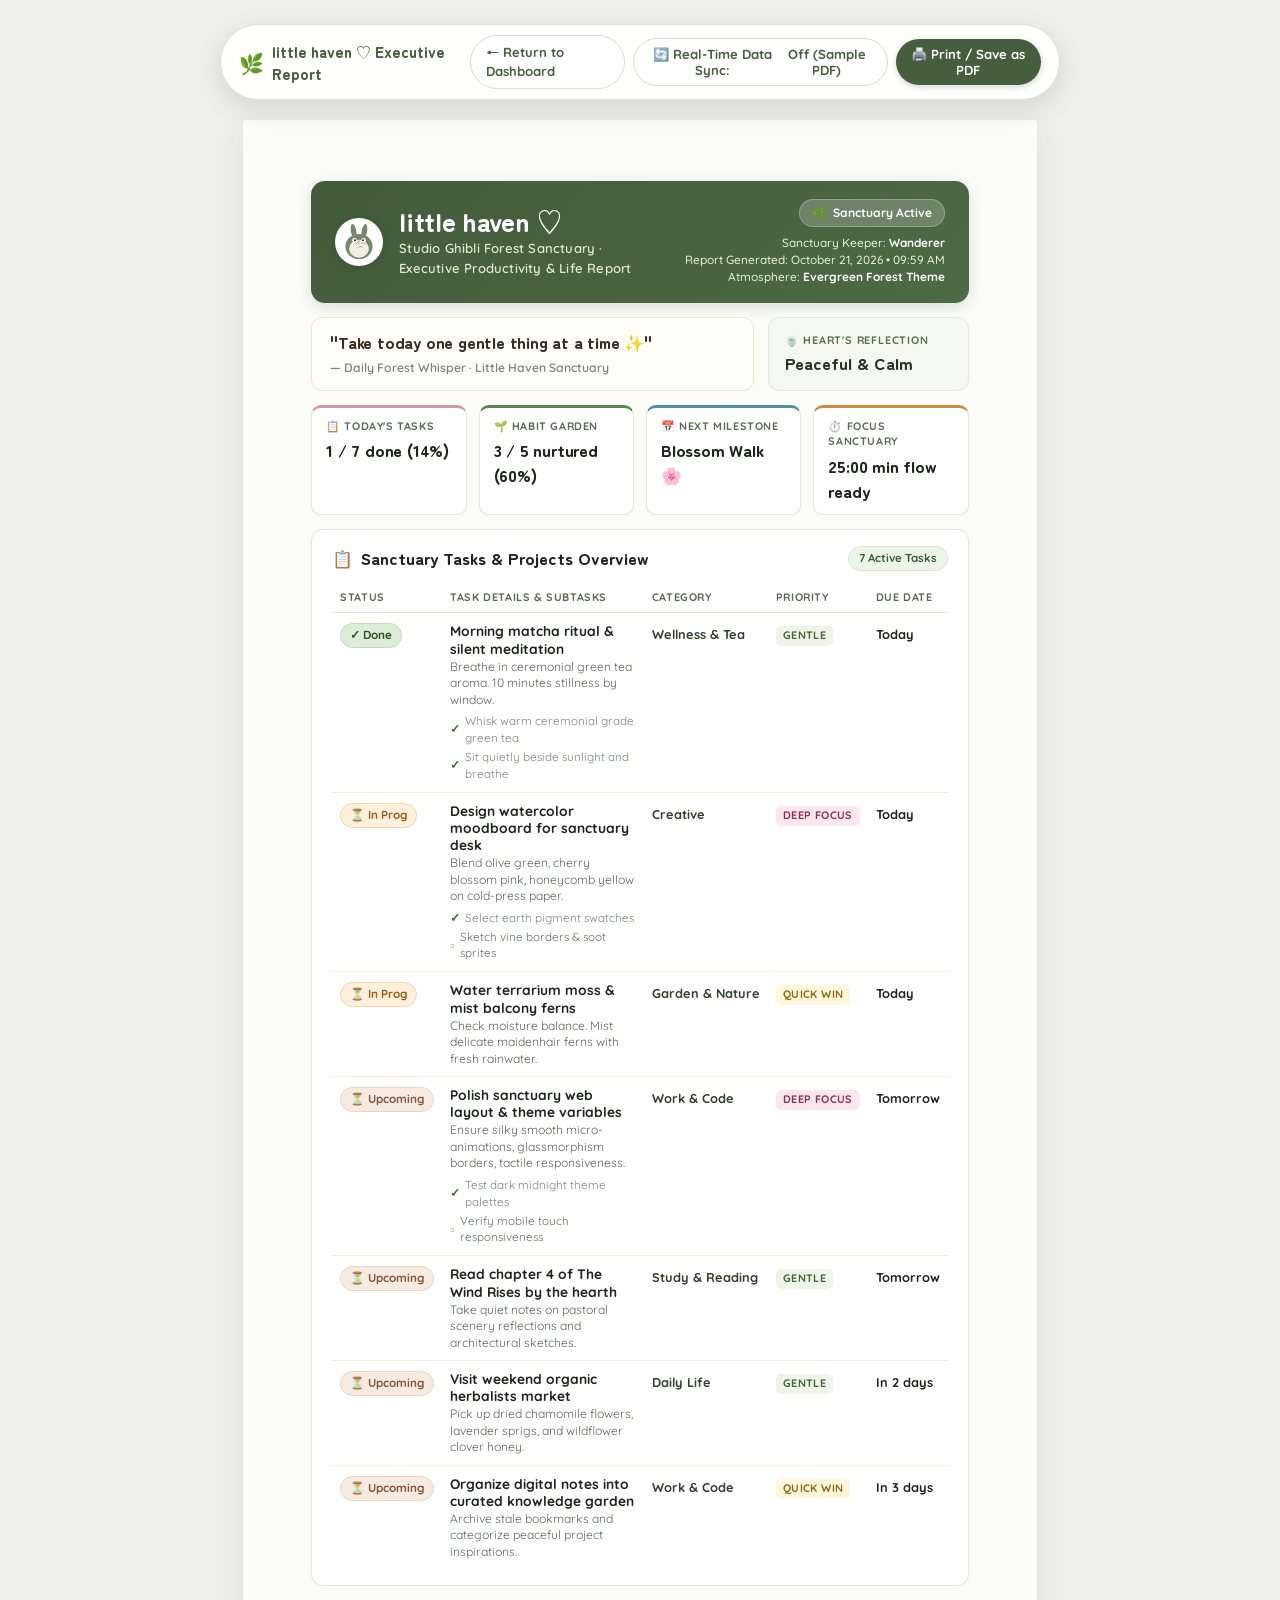
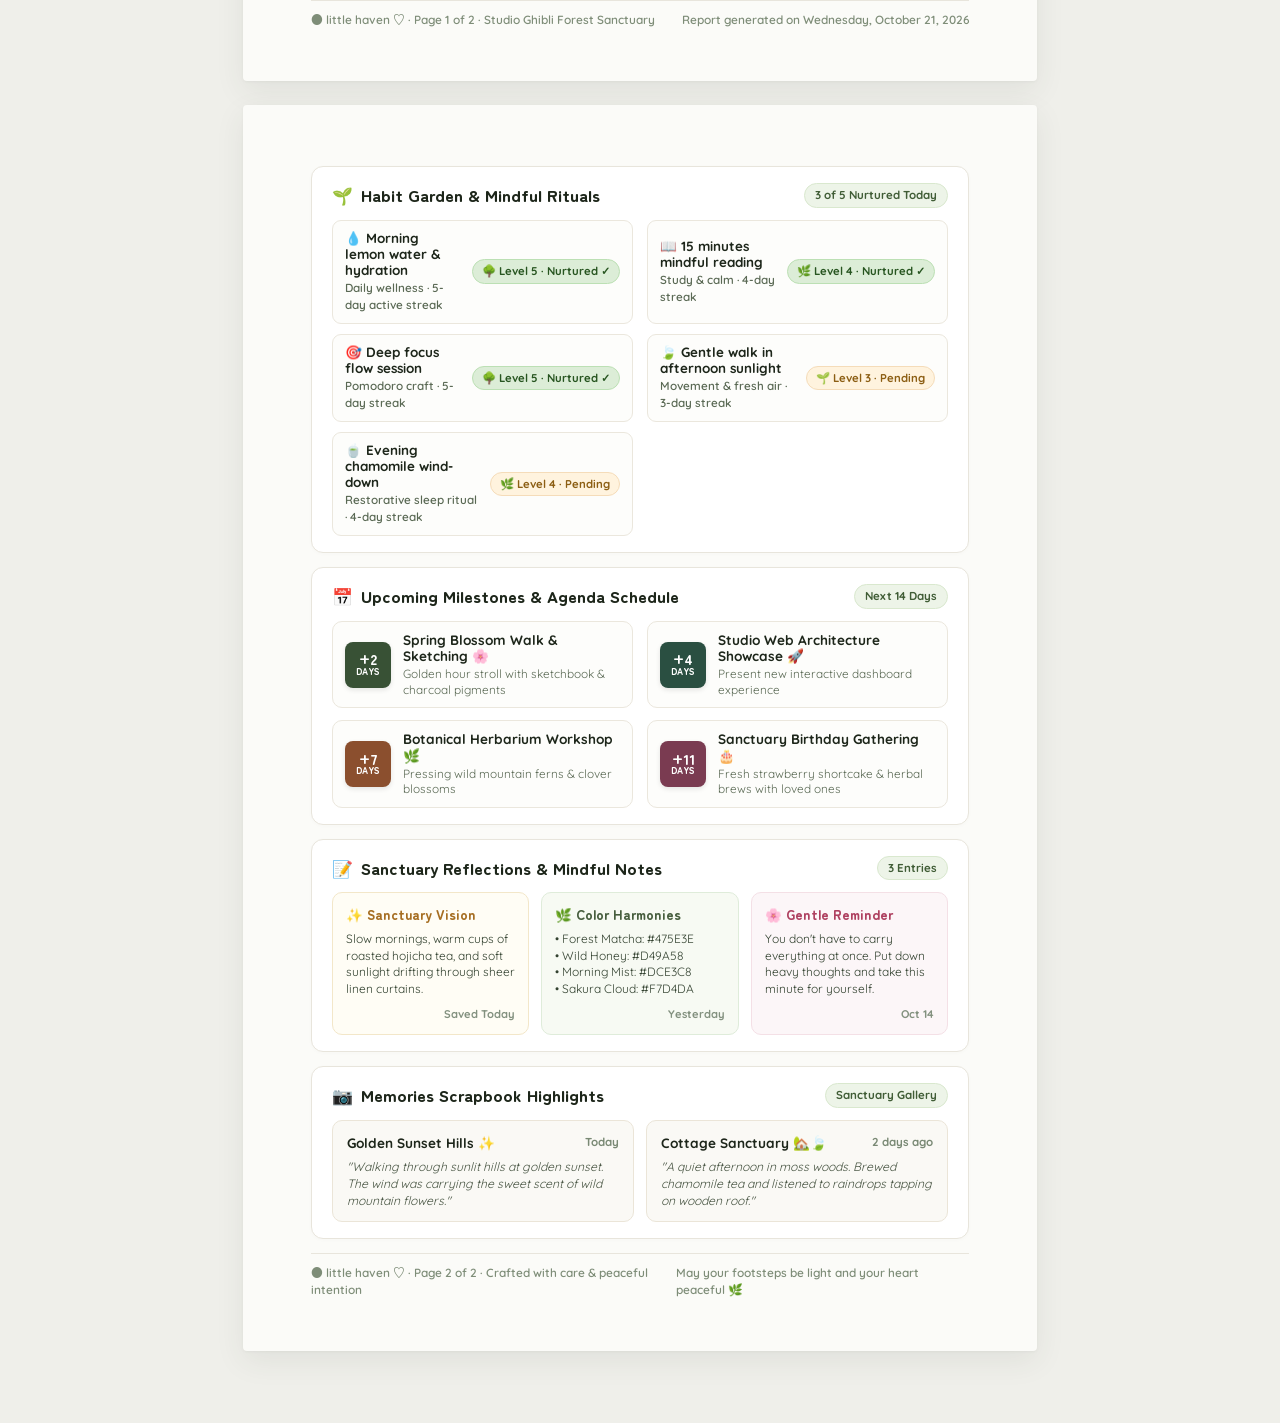
<file: report.html>
<!DOCTYPE html>
<html lang="en">
<head>
  <meta charset="UTF-8">
  <meta name="viewport" content="width=device-width, initial-scale=1.0">
  <title>little haven ♡ · Executive Productivity & Life Report</title>
  <meta name="description" content="Studio Ghibli Forest Sanctuary Executive Productivity & Life Report. An organized snapshot of sanctuary tasks, habits, milestones, reflections, and memories.">
  <link rel="icon" type="image/svg+xml" href="data:image/svg+xml,<svg xmlns='http://www.w3.org/2000/svg' viewBox='0 0 32 32'><circle cx='16' cy='16' r='14' fill='%23475E3E'/><path d='M16 6 C10 12 10 20 16 26 C22 20 22 12 16 6 Z' fill='%23DCE3C8'/></svg>">
  <link rel="stylesheet" href="css/report.css">
</head>
<body class="report-body">

  <!-- Floating Screen Toolbar (Hidden in Print) -->
  <aside class="report-screen-toolbar" aria-label="Report Action Toolbar">
    <div class="report-toolbar-brand">
      <span style="font-size:1.25rem;">🌿</span>
      <span>little haven ♡ Executive Report</span>
    </div>
    <div class="report-toolbar-actions">
      <a href="index.html" class="rep-btn rep-btn-outline" title="Return to Sanctuary Dashboard">
        ← Return to Dashboard
      </a>
      <button type="button" class="rep-btn rep-btn-outline" onclick="ReportApp.toggleLiveSync(this)" id="liveSyncToggleBtn" title="Sync with your real-time dashboard data">
        🔄 Real-Time Data Sync: <span id="syncStatus">Off (Sample PDF)</span>
      </button>
      <button type="button" class="rep-btn rep-btn-primary" onclick="window.print()" title="Print or Save PDF (A4 Layout)">
        🖨️ Print / Save as PDF
      </button>
    </div>
  </aside>

  <!-- ========================================================================
       PAGE 1 OF 2 — SANCTUARY OVERVIEW & ACTIVE TASKS
       ======================================================================== -->
  <article class="report-sheet" id="reportPage1">
    <div>
      <!-- Top Banner Header -->
      <header class="rep-header-banner">
        <div class="rep-header-left">
          <div class="rep-totoro-badge" title="Totoro Forest Spirit">
            <svg viewBox="0 0 80 84" width="36" height="38">
              <ellipse cx="28" cy="18" rx="6" ry="16" fill="#75876E" transform="rotate(-10 28 18)" />
              <ellipse cx="52" cy="18" rx="6" ry="16" fill="#75876E" transform="rotate(10 52 18)" />
              <ellipse cx="40" cy="52" rx="30" ry="28" fill="#75876E" />
              <ellipse cx="40" cy="57" rx="22" ry="20" fill="#F4EFE2" />
              <path d="M34 46 L37 43 L40 46 M46 46 L49 43 L52 46 M40 54 L43 51 L46 54" stroke="#75876E" stroke-width="2" stroke-linecap="round" fill="none" />
              <circle cx="30" cy="38" r="5" fill="#FFFFFF" />
              <circle cx="50" cy="38" r="5" fill="#FFFFFF" />
              <circle cx="31" cy="38" r="2.2" fill="#1C1F1A" />
              <circle cx="49" cy="38" r="2.2" fill="#1C1F1A" />
              <ellipse cx="40" cy="40" rx="2" ry="1" fill="#1C1F1A" />
            </svg>
          </div>
          <div>
            <h1 class="rep-header-title">little haven ♡</h1>
            <div class="rep-header-sub">Studio Ghibli Forest Sanctuary · Executive Productivity &amp; Life Report</div>
          </div>
        </div>

        <div class="rep-header-right">
          <div class="rep-active-pill">
            <span>🌿</span> Sanctuary Active
          </div>
          <div class="rep-header-meta">
            <div>Sanctuary Keeper: <strong id="repKeeperName">Wanderer</strong></div>
            <div>Report Generated: <span id="repGeneratedDate">October 21, 2026 • 09:59 AM</span></div>
            <div>Atmosphere: <strong>Evergreen Forest Theme</strong></div>
          </div>
        </div>
      </header>

      <!-- Forest Whisper Quote & Heart's Reflection -->
      <section class="rep-whisper-row">
        <div class="rep-quote-card">
          <div class="rep-quote-text" id="repQuoteText">"Take today one gentle thing at a time ✨"</div>
          <div class="rep-quote-attr">— Daily Forest Whisper · Little Haven Sanctuary</div>
        </div>
        <div class="rep-reflection-card">
          <div class="rep-reflection-label">🍵 HEART'S REFLECTION</div>
          <div class="rep-reflection-val" id="repHeartReflection">Peaceful &amp; Calm</div>
        </div>
      </section>

      <!-- 4 KPI Metrics Summary Strip -->
      <section class="rep-kpi-grid">
        <div class="rep-kpi-card rep-kpi-card-1">
          <div class="rep-kpi-label">📋 TODAY'S TASKS</div>
          <div class="rep-kpi-val" id="repKpiTasks">1 / 7 done (14%)</div>
        </div>
        <div class="rep-kpi-card rep-kpi-card-2">
          <div class="rep-kpi-label">🌱 HABIT GARDEN</div>
          <div class="rep-kpi-val" id="repKpiHabits">3 / 5 nurtured (60%)</div>
        </div>
        <div class="rep-kpi-card rep-kpi-card-3">
          <div class="rep-kpi-label">📅 NEXT MILESTONE</div>
          <div class="rep-kpi-val" id="repKpiMilestone">Blossom Walk 🌸</div>
        </div>
        <div class="rep-kpi-card rep-kpi-card-4">
          <div class="rep-kpi-label">⏱️ FOCUS SANCTUARY</div>
          <div class="rep-kpi-val" id="repKpiFocus">25:00 min flow ready</div>
        </div>
      </section>

      <!-- Sanctuary Tasks & Projects Overview Section -->
      <section class="rep-section-box">
        <div class="rep-section-header">
          <h2 class="rep-section-title">
            <span>📋</span> Sanctuary Tasks &amp; Projects Overview
          </h2>
          <span class="rep-badge-pill" id="repActiveTasksBadge">7 Active Tasks</span>
        </div>

        <table class="rep-tasks-table" aria-label="Sanctuary Tasks Overview">
          <thead>
            <tr>
              <th style="width: 12%;">STATUS</th>
              <th style="width: 44%;">TASK DETAILS &amp; SUBTASKS</th>
              <th style="width: 18%;">CATEGORY</th>
              <th style="width: 14%;">PRIORITY</th>
              <th style="width: 12%;">DUE DATE</th>
            </tr>
          </thead>
          <tbody id="repTasksTableBody">
            <!-- Row 1 -->
            <tr>
              <td>
                <span class="rep-status-pill done">✓ Done</span>
              </td>
              <td>
                <div class="rep-task-title">Morning matcha ritual &amp; silent meditation</div>
                <div class="rep-task-desc">Breathe in ceremonial green tea aroma. 10 minutes stillness by window.</div>
                <ul class="rep-subtasks-list">
                  <li class="rep-subtask-item checked">
                    <span class="rep-subtask-check">✓</span>
                    <span>Whisk warm ceremonial grade green tea</span>
                  </li>
                  <li class="rep-subtask-item checked">
                    <span class="rep-subtask-check">✓</span>
                    <span>Sit quietly beside sunlight and breathe</span>
                  </li>
                </ul>
              </td>
              <td>
                <span class="rep-category-text">Wellness &amp; Tea</span>
              </td>
              <td>
                <span class="rep-priority-pill gentle">GENTLE</span>
              </td>
              <td>
                <span class="rep-duedate-text">Today</span>
              </td>
            </tr>

            <!-- Row 2 -->
            <tr>
              <td>
                <span class="rep-status-pill in-prog">⏳ In Prog</span>
              </td>
              <td>
                <div class="rep-task-title">Design watercolor moodboard for sanctuary desk</div>
                <div class="rep-task-desc">Blend olive green, cherry blossom pink, honeycomb yellow on cold-press paper.</div>
                <ul class="rep-subtasks-list">
                  <li class="rep-subtask-item checked">
                    <span class="rep-subtask-check">✓</span>
                    <span>Select earth pigment swatches</span>
                  </li>
                  <li class="rep-subtask-item">
                    <span class="rep-subtask-square">▫</span>
                    <span>Sketch vine borders &amp; soot sprites</span>
                  </li>
                </ul>
              </td>
              <td>
                <span class="rep-category-text">Creative</span>
              </td>
              <td>
                <span class="rep-priority-pill deep-focus">DEEP FOCUS</span>
              </td>
              <td>
                <span class="rep-duedate-text">Today</span>
              </td>
            </tr>

            <!-- Row 3 -->
            <tr>
              <td>
                <span class="rep-status-pill in-prog">⏳ In Prog</span>
              </td>
              <td>
                <div class="rep-task-title">Water terrarium moss &amp; mist balcony ferns</div>
                <div class="rep-task-desc">Check moisture balance. Mist delicate maidenhair ferns with fresh rainwater.</div>
              </td>
              <td>
                <span class="rep-category-text">Garden &amp; Nature</span>
              </td>
              <td>
                <span class="rep-priority-pill quick-win">QUICK WIN</span>
              </td>
              <td>
                <span class="rep-duedate-text">Today</span>
              </td>
            </tr>

            <!-- Row 4 -->
            <tr>
              <td>
                <span class="rep-status-pill upcoming">⏳ Upcoming</span>
              </td>
              <td>
                <div class="rep-task-title">Polish sanctuary web layout &amp; theme variables</div>
                <div class="rep-task-desc">Ensure silky smooth micro-animations, glassmorphism borders, tactile responsiveness.</div>
                <ul class="rep-subtasks-list">
                  <li class="rep-subtask-item checked">
                    <span class="rep-subtask-check">✓</span>
                    <span>Test dark midnight theme palettes</span>
                  </li>
                  <li class="rep-subtask-item">
                    <span class="rep-subtask-square">▫</span>
                    <span>Verify mobile touch responsiveness</span>
                  </li>
                </ul>
              </td>
              <td>
                <span class="rep-category-text">Work &amp; Code</span>
              </td>
              <td>
                <span class="rep-priority-pill deep-focus">DEEP FOCUS</span>
              </td>
              <td>
                <span class="rep-duedate-text">Tomorrow</span>
              </td>
            </tr>

            <!-- Row 5 -->
            <tr>
              <td>
                <span class="rep-status-pill upcoming">⏳ Upcoming</span>
              </td>
              <td>
                <div class="rep-task-title">Read chapter 4 of The Wind Rises by the hearth</div>
                <div class="rep-task-desc">Take quiet notes on pastoral scenery reflections and architectural sketches.</div>
              </td>
              <td>
                <span class="rep-category-text">Study &amp; Reading</span>
              </td>
              <td>
                <span class="rep-priority-pill gentle">GENTLE</span>
              </td>
              <td>
                <span class="rep-duedate-text">Tomorrow</span>
              </td>
            </tr>

            <!-- Row 6 -->
            <tr>
              <td>
                <span class="rep-status-pill upcoming">⏳ Upcoming</span>
              </td>
              <td>
                <div class="rep-task-title">Visit weekend organic herbalists market</div>
                <div class="rep-task-desc">Pick up dried chamomile flowers, lavender sprigs, and wildflower clover honey.</div>
              </td>
              <td>
                <span class="rep-category-text">Daily Life</span>
              </td>
              <td>
                <span class="rep-priority-pill gentle">GENTLE</span>
              </td>
              <td>
                <span class="rep-duedate-text">In 2 days</span>
              </td>
            </tr>

            <!-- Row 7 -->
            <tr>
              <td>
                <span class="rep-status-pill upcoming">⏳ Upcoming</span>
              </td>
              <td>
                <div class="rep-task-title">Organize digital notes into curated knowledge garden</div>
                <div class="rep-task-desc">Archive stale bookmarks and categorize peaceful project inspirations.</div>
              </td>
              <td>
                <span class="rep-category-text">Work &amp; Code</span>
              </td>
              <td>
                <span class="rep-priority-pill quick-win">QUICK WIN</span>
              </td>
              <td>
                <span class="rep-duedate-text">In 3 days</span>
              </td>
            </tr>
          </tbody>
        </table>
      </section>
    </div>

    <!-- Page 1 Footer -->
    <footer class="rep-sheet-footer">
      <div>● little haven ♡ · Page 1 of 2 · Studio Ghibli Forest Sanctuary</div>
      <div>Report generated on Wednesday, October 21, 2026</div>
    </footer>
  </article>

  <!-- ========================================================================
       PAGE 2 OF 2 — HABIT GARDEN, MILESTONES, REFLECTIONS & MEMORIES
       ======================================================================== -->
  <article class="report-sheet" id="reportPage2">
    <div>
      <!-- Section 1: Habit Garden & Mindful Rituals -->
      <section class="rep-section-box">
        <div class="rep-section-header">
          <h2 class="rep-section-title">
            <span>🌱</span> Habit Garden &amp; Mindful Rituals
          </h2>
          <span class="rep-badge-pill" id="repHabitsBadge">3 of 5 Nurtured Today</span>
        </div>

        <div class="rep-habits-grid" id="repHabitsContainer">
          <!-- Habit 1 -->
          <div class="rep-habit-item">
            <div>
              <div class="rep-habit-title">💧 Morning lemon water &amp; hydration</div>
              <div class="rep-habit-streak">Daily wellness · 5-day active streak</div>
            </div>
            <span class="rep-habit-badge nurtured">🌳 Level 5 · Nurtured ✓</span>
          </div>

          <!-- Habit 2 -->
          <div class="rep-habit-item">
            <div>
              <div class="rep-habit-title">📖 15 minutes mindful reading</div>
              <div class="rep-habit-streak">Study &amp; calm · 4-day streak</div>
            </div>
            <span class="rep-habit-badge nurtured">🌿 Level 4 · Nurtured ✓</span>
          </div>

          <!-- Habit 3 -->
          <div class="rep-habit-item">
            <div>
              <div class="rep-habit-title">🎯 Deep focus flow session</div>
              <div class="rep-habit-streak">Pomodoro craft · 5-day streak</div>
            </div>
            <span class="rep-habit-badge nurtured">🌳 Level 5 · Nurtured ✓</span>
          </div>

          <!-- Habit 4 -->
          <div class="rep-habit-item">
            <div>
              <div class="rep-habit-title">🍃 Gentle walk in afternoon sunlight</div>
              <div class="rep-habit-streak">Movement &amp; fresh air · 3-day streak</div>
            </div>
            <span class="rep-habit-badge pending">🌱 Level 3 · Pending</span>
          </div>

          <!-- Habit 5 -->
          <div class="rep-habit-item">
            <div>
              <div class="rep-habit-title">🍵 Evening chamomile wind-down</div>
              <div class="rep-habit-streak">Restorative sleep ritual · 4-day streak</div>
            </div>
            <span class="rep-habit-badge pending">🌿 Level 4 · Pending</span>
          </div>
        </div>
      </section>

      <!-- Section 2: Upcoming Milestones & Agenda Schedule -->
      <section class="rep-section-box">
        <div class="rep-section-header">
          <h2 class="rep-section-title">
            <span>📅</span> Upcoming Milestones &amp; Agenda Schedule
          </h2>
          <span class="rep-badge-pill">Next 14 Days</span>
        </div>

        <div class="rep-milestones-grid" id="repMilestonesContainer">
          <!-- Milestone 1 -->
          <div class="rep-milestone-card">
            <div class="rep-days-block d2">
              +2
              <span>DAYS</span>
            </div>
            <div>
              <div class="rep-milestone-title">Spring Blossom Walk &amp; Sketching 🌸</div>
              <div class="rep-milestone-desc">Golden hour stroll with sketchbook &amp; charcoal pigments</div>
            </div>
          </div>

          <!-- Milestone 2 -->
          <div class="rep-milestone-card">
            <div class="rep-days-block d4">
              +4
              <span>DAYS</span>
            </div>
            <div>
              <div class="rep-milestone-title">Studio Web Architecture Showcase 🚀</div>
              <div class="rep-milestone-desc">Present new interactive dashboard experience</div>
            </div>
          </div>

          <!-- Milestone 3 -->
          <div class="rep-milestone-card">
            <div class="rep-days-block d7">
              +7
              <span>DAYS</span>
            </div>
            <div>
              <div class="rep-milestone-title">Botanical Herbarium Workshop 🌿</div>
              <div class="rep-milestone-desc">Pressing wild mountain ferns &amp; clover blossoms</div>
            </div>
          </div>

          <!-- Milestone 4 -->
          <div class="rep-milestone-card">
            <div class="rep-days-block d11">
              +11
              <span>DAYS</span>
            </div>
            <div>
              <div class="rep-milestone-title">Sanctuary Birthday Gathering 🎂</div>
              <div class="rep-milestone-desc">Fresh strawberry shortcake &amp; herbal brews with loved ones</div>
            </div>
          </div>
        </div>
      </section>

      <!-- Section 3: Sanctuary Reflections & Mindful Notes -->
      <section class="rep-section-box">
        <div class="rep-section-header">
          <h2 class="rep-section-title">
            <span>📝</span> Sanctuary Reflections &amp; Mindful Notes
          </h2>
          <span class="rep-badge-pill">3 Entries</span>
        </div>

        <div class="rep-notes-grid" id="repNotesContainer">
          <!-- Note 1 -->
          <div class="rep-note-card amber">
            <div>
              <div class="rep-note-title">✨ Sanctuary Vision</div>
              <div class="rep-note-body">Slow mornings, warm cups of roasted hojicha tea, and soft sunlight drifting through sheer linen curtains.</div>
            </div>
            <div class="rep-note-footer">Saved Today</div>
          </div>

          <!-- Note 2 -->
          <div class="rep-note-card matcha">
            <div>
              <div class="rep-note-title">🌿 Color Harmonies</div>
              <div class="rep-note-body">• Forest Matcha: #475E3E
• Wild Honey: #D49A58
• Morning Mist: #DCE3C8
• Sakura Cloud: #F7D4DA</div>
            </div>
            <div class="rep-note-footer">Yesterday</div>
          </div>

          <!-- Note 3 -->
          <div class="rep-note-card rose">
            <div>
              <div class="rep-note-title">🌸 Gentle Reminder</div>
              <div class="rep-note-body">You don't have to carry everything at once. Put down heavy thoughts and take this minute for yourself.</div>
            </div>
            <div class="rep-note-footer">Oct 14</div>
          </div>
        </div>
      </section>

      <!-- Section 4: Memories Scrapbook Highlights -->
      <section class="rep-section-box">
        <div class="rep-section-header">
          <h2 class="rep-section-title">
            <span>📷</span> Memories Scrapbook Highlights
          </h2>
          <span class="rep-badge-pill">Sanctuary Gallery</span>
        </div>

        <div class="rep-memories-grid" id="repMemoriesContainer">
          <!-- Memory 1 -->
          <div class="rep-memory-card">
            <div class="rep-memory-header">
              <div class="rep-memory-title">Golden Sunset Hills ✨</div>
              <span class="rep-memory-date">Today</span>
            </div>
            <div class="rep-memory-quote">
              "Walking through sunlit hills at golden sunset. The wind was carrying the sweet scent of wild mountain flowers."
            </div>
          </div>

          <!-- Memory 2 -->
          <div class="rep-memory-card">
            <div class="rep-memory-header">
              <div class="rep-memory-title">Cottage Sanctuary 🏡🍃</div>
              <span class="rep-memory-date">2 days ago</span>
            </div>
            <div class="rep-memory-quote">
              "A quiet afternoon in moss woods. Brewed chamomile tea and listened to raindrops tapping on wooden roof."
            </div>
          </div>
        </div>
      </section>
    </div>

    <!-- Page 2 Footer -->
    <footer class="rep-sheet-footer">
      <div>● little haven ♡ · Page 2 of 2 · Crafted with care &amp; peaceful intention</div>
      <div>May your footsteps be light and your heart peaceful 🌿</div>
    </footer>
  </article>

  <!-- Script for Dynamic Sync with Dashboard LocalStorage -->
  <script src="js/data.js"></script>
  <script>
    const ReportApp = {
      isSyncing: false,

      init() {
        // Automatically check if user is logged in to personalize keeper name
        try {
          const authUser = HavenStorage.getAuthUser();
          if (authUser && authUser.name) {
            document.getElementById('repKeeperName').textContent = authUser.name;
          }
        } catch (e) {}
      },

      toggleLiveSync(btn) {
        this.isSyncing = !this.isSyncing;
        const statusEl = document.getElementById('syncStatus');
        if (this.isSyncing) {
          statusEl.textContent = 'Active (Live Dashboard)';
          statusEl.style.color = '#386B2E';
          statusEl.style.fontWeight = '800';
          this.applyLiveDashboardData();
        } else {
          statusEl.textContent = 'Off (Sample PDF)';
          statusEl.style.color = 'inherit';
          statusEl.style.fontWeight = 'normal';
          window.location.reload();
        }
      },

      applyLiveDashboardData() {
        try {
          const tasks = HavenStorage.getTasks();
          const habits = HavenStorage.getHabits();
          const milestones = HavenStorage.getMilestones();
          const notes = HavenStorage.getNotes();
          const memories = HavenStorage.getMemories();
          const mood = HavenStorage.getMood();
          const authUser = HavenStorage.getAuthUser();

          if (authUser && authUser.name) {
            document.getElementById('repKeeperName').textContent = authUser.name;
          }

          if (mood) {
            document.getElementById('repHeartReflection').textContent = mood.charAt(0).toUpperCase() + mood.slice(1);
          }

          // KPI Updates
          const totalTasks = tasks.length;
          const doneTasks = tasks.filter(t => t.completed).length;
          const taskPct = totalTasks > 0 ? Math.round((doneTasks / totalTasks) * 100) : 0;
          document.getElementById('repKpiTasks').textContent = `${doneTasks} / ${totalTasks} done (${taskPct}%)`;

          const totalHabits = habits.length;
          const nurturedHabits = habits.filter(h => h.nurtured).length;
          const habitPct = totalHabits > 0 ? Math.round((nurturedHabits / totalHabits) * 100) : 0;
          document.getElementById('repKpiHabits').textContent = `${nurturedHabits} / ${totalHabits} nurtured (${habitPct}%)`;
          document.getElementById('repHabitsBadge').textContent = `${nurturedHabits} of ${totalHabits} Nurtured Today`;

          if (milestones.length > 0) {
            document.getElementById('repKpiMilestone').textContent = milestones[0].title;
          }

          document.getElementById('repActiveTasksBadge').textContent = `${totalTasks} Active Tasks`;

        } catch (err) {
          console.error('Failed to sync live data:', err);
        }
      }
    };

    document.addEventListener('DOMContentLoaded', () => {
      ReportApp.init();
    });
  </script>
</body>
</html>
</file>
<file: css/report.css>
/* ==========================================================================
   little haven ♡ — Executive Productivity & Life Report Stylesheet
   Studio Ghibli Forest Sanctuary (A4 Printable & Screen Responsive)
   ========================================================================== */

@import url('https://fonts.googleapis.com/css2?family=Caveat:wght@500;600;700&family=Quicksand:wght@500;600;700&family=Zen+Maru+Gothic:wght@500;700;900&display=swap');

:root {
  --font-heading: 'Zen Maru Gothic', 'Quicksand', -apple-system, sans-serif;
  --font-body: 'Quicksand', 'Zen Maru Gothic', -apple-system, sans-serif;
  --font-hand: 'Caveat', cursive;

  /* Theme Forest Palette */
  --rep-forest-dark: #465E3E;
  --rep-forest-deeper: #364B2F;
  --rep-forest-banner: linear-gradient(135deg, #435B3B 0%, #4D6945 100%);
  --rep-matcha-light: #DFE8D5;
  --rep-cream-bg: #FBFBF8;
  --rep-card-bg: #FFFFFF;
  --rep-border: #E8E5DC;
  --rep-border-light: #F0EDE5;

  /* Typography Colors */
  --rep-text-main: #1D261A;
  --rep-text-muted: #5A6954;
  --rep-text-faint: #7E8D78;

  /* Status and Priority Pill Colors */
  --rep-pill-done-bg: #DCEDD7;
  --rep-pill-done-text: #275520;
  --rep-pill-done-border: #BCE0B4;

  --rep-pill-prog-bg: #FEF0DC;
  --rep-pill-prog-text: #9B5C14;
  --rep-pill-prog-border: #F7D5A7;

  --rep-pill-up-bg: #F6EAE1;
  --rep-pill-up-text: #855639;
  --rep-pill-up-border: #EDD4C2;

  --rep-prio-gentle-bg: #EEF5E8;
  --rep-prio-gentle-text: #456337;

  --rep-prio-deep-bg: #FCE8EC;
  --rep-prio-deep-text: #8A314A;

  --rep-prio-quick-bg: #FFF7DC;
  --rep-prio-quick-text: #8D6816;
}

/* Page Reset & Base Setup */
*, *::before, *::after {
  box-sizing: border-box;
  margin: 0;
  padding: 0;
}

body.report-body {
  font-family: var(--font-body);
  background-color: #EFEFEA;
  color: var(--rep-text-main);
  line-height: 1.45;
  -webkit-font-smoothing: antialiased;
  padding: 24px 0 48px;
}

/* Floating Control Toolbar (Hidden when printing) */
.report-screen-toolbar {
  position: sticky;
  top: 14px;
  z-index: 999;
  max-width: 840px;
  margin: 0 auto 20px;
  padding: 10px 18px;
  background: rgba(255, 255, 255, 0.95);
  backdrop-filter: blur(12px);
  border: 1px solid rgba(70, 94, 62, 0.2);
  border-radius: 999px;
  box-shadow: 0 8px 24px rgba(40, 50, 35, 0.12);
  display: flex;
  align-items: center;
  justify-content: space-between;
  gap: 12px;
}

.report-toolbar-brand {
  display: flex;
  align-items: center;
  gap: 8px;
  font-family: var(--font-heading);
  font-weight: 800;
  font-size: 0.95rem;
  color: var(--rep-forest-dark);
}

.report-toolbar-actions {
  display: flex;
  align-items: center;
  gap: 8px;
}

.rep-btn {
  font-family: var(--font-body);
  font-weight: 700;
  font-size: 0.82rem;
  padding: 7px 15px;
  border-radius: 999px;
  border: none;
  cursor: pointer;
  text-decoration: none;
  display: inline-flex;
  align-items: center;
  gap: 6px;
  transition: all 0.18s ease;
}

.rep-btn-primary {
  background: var(--rep-forest-dark);
  color: #FFFFFF;
  box-shadow: 0 2px 6px rgba(70, 94, 62, 0.25);
}

.rep-btn-primary:hover {
  background: var(--rep-forest-deeper);
  transform: translateY(-1px);
}

.rep-btn-outline {
  background: #FFFFFF;
  color: var(--rep-forest-dark);
  border: 1px solid #D5DEC8;
}

.rep-btn-outline:hover {
  background: #F4F7EE;
}

/* The A4 Sheet Containers */
.report-sheet {
  width: 210mm;
  min-height: 297mm;
  margin: 0 auto 24px;
  padding: 16mm 18mm 14mm;
  background: var(--rep-cream-bg);
  box-shadow: 0 10px 30px rgba(50, 60, 45, 0.08), 0 1px 3px rgba(0, 0, 0, 0.04);
  border-radius: 4px;
  display: flex;
  flex-direction: column;
  justify-content: space-between;
  box-sizing: border-box;
}

/* ==========================================================================
   PAGE 1 ELEMENTS
   ========================================================================== */

/* Main Header Card */
.rep-header-banner {
  background: var(--rep-forest-banner);
  border-radius: 14px;
  padding: 18px 24px;
  color: #FFFFFF;
  display: flex;
  align-items: center;
  justify-content: space-between;
  gap: 20px;
  margin-bottom: 14px;
  box-shadow: 0 4px 14px rgba(45, 65, 40, 0.15);
}

.rep-header-left {
  display: flex;
  align-items: center;
  gap: 16px;
}

.rep-totoro-badge {
  width: 48px;
  height: 48px;
  background: #FFFFFF;
  border-radius: 50%;
  display: flex;
  align-items: center;
  justify-content: center;
  box-shadow: 0 2px 8px rgba(0, 0, 0, 0.12);
  flex-shrink: 0;
}

.rep-header-title {
  font-family: var(--font-heading);
  font-size: 1.65rem;
  font-weight: 800;
  line-height: 1.1;
  letter-spacing: -0.3px;
  margin-bottom: 4px;
}

.rep-header-sub {
  font-size: 0.82rem;
  color: var(--rep-matcha-light);
  font-weight: 600;
  letter-spacing: 0.2px;
}

.rep-header-right {
  text-align: right;
  flex-shrink: 0;
}

.rep-active-pill {
  display: inline-flex;
  align-items: center;
  gap: 6px;
  background: rgba(255, 255, 255, 0.2);
  backdrop-filter: blur(4px);
  color: #FFFFFF;
  font-size: 0.75rem;
  font-weight: 700;
  padding: 4px 12px;
  border-radius: 999px;
  margin-bottom: 8px;
  border: 1px solid rgba(255, 255, 255, 0.25);
}

.rep-header-meta {
  font-size: 0.74rem;
  color: #E8F0E2;
  line-height: 1.45;
  font-weight: 500;
}

.rep-header-meta strong {
  color: #FFFFFF;
  font-weight: 700;
}

/* Quote & Heart's Reflection Row */
.rep-whisper-row {
  display: grid;
  grid-template-columns: 2.2fr 1fr;
  gap: 14px;
  margin-bottom: 14px;
}

.rep-quote-card {
  background: #FFFDF7;
  border: 1px solid #F3E6C8;
  border-radius: 11px;
  padding: 13px 18px;
  display: flex;
  flex-direction: column;
  justify-content: center;
}

.rep-quote-text {
  font-family: var(--font-heading);
  font-size: 1.02rem;
  font-weight: 800;
  color: #382E20;
  margin-bottom: 4px;
  letter-spacing: -0.2px;
}

.rep-quote-attr {
  font-size: 0.76rem;
  color: #798674;
  font-weight: 600;
}

.rep-reflection-card {
  background: #F4F8F0;
  border: 1px solid #DFEADB;
  border-radius: 11px;
  padding: 13px 16px;
  display: flex;
  flex-direction: column;
  justify-content: center;
}

.rep-reflection-label {
  font-size: 0.68rem;
  font-weight: 800;
  color: #557245;
  letter-spacing: 0.8px;
  text-transform: uppercase;
  margin-bottom: 3px;
  display: flex;
  align-items: center;
  gap: 5px;
}

.rep-reflection-val {
  font-family: var(--font-heading);
  font-size: 1.05rem;
  font-weight: 800;
  color: #24351D;
}

/* 4 KPI Cards Grid */
.rep-kpi-grid {
  display: grid;
  grid-template-columns: repeat(4, 1fr);
  gap: 12px;
  margin-bottom: 14px;
}

.rep-kpi-card {
  background: var(--rep-card-bg);
  border: 1px solid var(--rep-border);
  border-top-width: 3px;
  border-radius: 10px;
  padding: 11px 14px;
  box-shadow: 0 1px 4px rgba(0, 0, 0, 0.02);
}

.rep-kpi-card-1 { border-top-color: #D3999B; }
.rep-kpi-card-2 { border-top-color: #55874E; }
.rep-kpi-card-3 { border-top-color: #528FA2; }
.rep-kpi-card-4 { border-top-color: #CB8D3F; }

.rep-kpi-label {
  font-size: 0.68rem;
  font-weight: 800;
  color: var(--rep-text-muted);
  letter-spacing: 0.6px;
  text-transform: uppercase;
  margin-bottom: 4px;
  display: flex;
  align-items: center;
  gap: 5px;
}

.rep-kpi-val {
  font-family: var(--font-heading);
  font-size: 1.05rem;
  font-weight: 800;
  color: var(--rep-text-main);
  letter-spacing: -0.2px;
}

/* Section Box Containers */
.rep-section-box {
  background: var(--rep-card-bg);
  border: 1px solid var(--rep-border);
  border-radius: 12px;
  padding: 16px 20px;
  margin-bottom: 14px;
  box-shadow: 0 1px 4px rgba(0, 0, 0, 0.02);
}

.rep-section-header {
  display: flex;
  align-items: center;
  justify-content: space-between;
  margin-bottom: 12px;
}

.rep-section-title {
  font-family: var(--font-heading);
  font-size: 1.05rem;
  font-weight: 800;
  color: var(--rep-text-main);
  display: flex;
  align-items: center;
  gap: 8px;
}

.rep-badge-pill {
  font-size: 0.72rem;
  font-weight: 800;
  padding: 3px 10px;
  border-radius: 999px;
  background: #EDF4E8;
  color: #405D36;
  border: 1px solid #D9E8CE;
}

/* Tasks Table */
.rep-tasks-table {
  width: 100%;
  border-collapse: collapse;
}

.rep-tasks-table th {
  text-align: left;
  font-size: 0.68rem;
  font-weight: 800;
  color: var(--rep-text-muted);
  letter-spacing: 0.6px;
  text-transform: uppercase;
  padding: 7px 8px;
  border-bottom: 1px solid var(--rep-border);
}

.rep-tasks-table td {
  padding: 9px 8px;
  border-bottom: 1px solid var(--rep-border-light);
  vertical-align: top;
}

.rep-tasks-table tr:last-child td {
  border-bottom: none;
}

/* Table Pill Styles */
.rep-status-pill {
  display: inline-flex;
  align-items: center;
  gap: 4px;
  font-size: 0.73rem;
  font-weight: 800;
  padding: 3px 9px;
  border-radius: 999px;
  white-space: nowrap;
}

.rep-status-pill.done {
  background: var(--rep-pill-done-bg);
  color: var(--rep-pill-done-text);
  border: 1px solid var(--rep-pill-done-border);
}

.rep-status-pill.in-prog {
  background: var(--rep-pill-prog-bg);
  color: var(--rep-pill-prog-text);
  border: 1px solid var(--rep-pill-prog-border);
}

.rep-status-pill.upcoming {
  background: var(--rep-pill-up-bg);
  color: var(--rep-pill-up-text);
  border: 1px solid var(--rep-pill-up-border);
}

.rep-priority-pill {
  display: inline-block;
  font-size: 0.68rem;
  font-weight: 800;
  padding: 2px 7px;
  border-radius: 5px;
  letter-spacing: 0.4px;
  text-transform: uppercase;
  white-space: nowrap;
}

.rep-priority-pill.gentle {
  background: var(--rep-prio-gentle-bg);
  color: var(--rep-prio-gentle-text);
}

.rep-priority-pill.deep-focus {
  background: var(--rep-prio-deep-bg);
  color: var(--rep-prio-deep-text);
}

.rep-priority-pill.quick-win {
  background: var(--rep-prio-quick-bg);
  color: var(--rep-prio-quick-text);
}

.rep-task-title {
  font-size: 0.86rem;
  font-weight: 800;
  color: var(--rep-text-main);
  line-height: 1.25;
}

.rep-task-desc {
  font-size: 0.76rem;
  color: var(--rep-text-muted);
  line-height: 1.35;
  margin-top: 2px;
}

.rep-subtasks-list {
  list-style: none;
  margin-top: 5px;
  display: flex;
  flex-direction: column;
  gap: 2px;
}

.rep-subtask-item {
  font-size: 0.73rem;
  color: #63715E;
  display: flex;
  align-items: center;
  gap: 5px;
}

.rep-subtask-item.checked {
  color: #798774;
}

.rep-subtask-check {
  color: #386B2E;
  font-weight: 800;
}

.rep-subtask-square {
  color: #92A08D;
  font-size: 0.8rem;
}

.rep-category-text {
  font-size: 0.8rem;
  font-weight: 700;
  color: #32402D;
  white-space: nowrap;
}

.rep-duedate-text {
  font-size: 0.8rem;
  font-weight: 800;
  color: var(--rep-text-main);
  white-space: nowrap;
}

/* Footers */
.rep-sheet-footer {
  margin-top: auto;
  padding-top: 10px;
  border-top: 1px solid var(--rep-border);
  display: flex;
  align-items: center;
  justify-content: space-between;
  font-size: 0.74rem;
  color: var(--rep-text-faint);
  font-weight: 600;
}

/* ==========================================================================
   PAGE 2 ELEMENTS
   ========================================================================== */

/* Habits List (2 Columns) */
.rep-habits-grid {
  display: grid;
  grid-template-columns: 1fr 1fr;
  gap: 10px 14px;
}

.rep-habit-item {
  background: #FDFDFB;
  border: 1px solid #EBE7DD;
  border-radius: 9px;
  padding: 9px 12px;
  display: flex;
  align-items: center;
  justify-content: space-between;
  gap: 10px;
}

.rep-habit-title {
  font-size: 0.84rem;
  font-weight: 800;
  color: var(--rep-text-main);
  line-height: 1.2;
}

.rep-habit-streak {
  font-size: 0.73rem;
  color: var(--rep-text-muted);
  margin-top: 2px;
  font-weight: 600;
}

.rep-habit-badge {
  font-size: 0.71rem;
  font-weight: 800;
  padding: 3px 9px;
  border-radius: 999px;
  white-space: nowrap;
  flex-shrink: 0;
}

.rep-habit-badge.nurtured {
  background: var(--rep-pill-done-bg);
  color: var(--rep-pill-done-text);
  border: 1px solid var(--rep-pill-done-border);
}

.rep-habit-badge.pending {
  background: #FFF3DE;
  color: #8C5E13;
  border: 1px solid #F5DCB9;
}

/* Milestones Grid (2x2) */
.rep-milestones-grid {
  display: grid;
  grid-template-columns: 1fr 1fr;
  gap: 12px 14px;
}

.rep-milestone-card {
  background: #FDFDFB;
  border: 1px solid #EBE7DD;
  border-radius: 10px;
  padding: 10px 12px;
  display: flex;
  align-items: center;
  gap: 12px;
}

.rep-days-block {
  width: 46px;
  height: 46px;
  border-radius: 8px;
  display: flex;
  flex-direction: column;
  align-items: center;
  justify-content: center;
  color: #FFFFFF;
  font-family: var(--font-heading);
  font-weight: 900;
  font-size: 0.88rem;
  line-height: 1.05;
  flex-shrink: 0;
  box-shadow: 0 2px 5px rgba(0, 0, 0, 0.1);
}

.rep-days-block span {
  font-size: 0.58rem;
  font-weight: 800;
  letter-spacing: 0.5px;
}

.rep-days-block.d2  { background: #385135; }
.rep-days-block.d4  { background: #2A4F41; }
.rep-days-block.d7  { background: #8B4F2E; }
.rep-days-block.d11 { background: #7A3B51; }

.rep-milestone-title {
  font-size: 0.85rem;
  font-weight: 800;
  color: var(--rep-text-main);
  line-height: 1.2;
}

.rep-milestone-desc {
  font-size: 0.74rem;
  color: var(--rep-text-muted);
  line-height: 1.3;
  margin-top: 2px;
}

/* Notes Grid (3 Columns) */
.rep-notes-grid {
  display: grid;
  grid-template-columns: repeat(3, 1fr);
  gap: 12px;
}

.rep-note-card {
  border-radius: 10px;
  padding: 12px 13px;
  display: flex;
  flex-direction: column;
  justify-content: space-between;
  min-height: 125px;
}

.rep-note-card.amber {
  background: #FFFDF5;
  border: 1px solid #F3E7C9;
}

.rep-note-card.matcha {
  background: #F7FAF3;
  border: 1px solid #DFECDA;
}

.rep-note-card.rose {
  background: #FCF6F8;
  border: 1px solid #F4E0E6;
}

.rep-note-title {
  font-family: var(--font-heading);
  font-size: 0.84rem;
  font-weight: 800;
  margin-bottom: 6px;
}

.rep-note-card.amber .rep-note-title { color: #A66E22; }
.rep-note-card.matcha .rep-note-title { color: #475E3E; }
.rep-note-card.rose .rep-note-title { color: #AE4060; }

.rep-note-body {
  font-size: 0.75rem;
  color: #334230;
  line-height: 1.4;
  white-space: pre-line;
}

.rep-note-footer {
  font-size: 0.7rem;
  color: #83917F;
  font-weight: 700;
  text-align: right;
  margin-top: 8px;
}

/* Scrapbook Memories (2 Columns) */
.rep-memories-grid {
  display: grid;
  grid-template-columns: 1fr 1fr;
  gap: 12px;
}

.rep-memory-card {
  background: #FAF9F5;
  border: 1px solid #EBE5D8;
  border-radius: 10px;
  padding: 12px 14px;
}

.rep-memory-header {
  display: flex;
  align-items: center;
  justify-content: space-between;
  margin-bottom: 5px;
}

.rep-memory-title {
  font-size: 0.85rem;
  font-weight: 800;
  color: var(--rep-text-main);
}

.rep-memory-date {
  font-size: 0.72rem;
  color: #798974;
  font-weight: 700;
}

.rep-memory-quote {
  font-style: italic;
  font-size: 0.76rem;
  color: #495644;
  line-height: 1.4;
}

/* ==========================================================================
   PRINT SPECIFICATION (@media print)
   ========================================================================== */
@media print {
  @page {
    size: A4 portrait;
    margin: 8mm 10mm;
  }

  html, body.report-body {
    background: transparent !important;
    padding: 0 !important;
    margin: 0 !important;
    width: 100% !important;
  }

  .report-screen-toolbar {
    display: none !important;
  }

  .report-sheet {
    width: 100% !important;
    min-height: 100vh !important;
    margin: 0 !important;
    padding: 0 0 10mm 0 !important;
    box-shadow: none !important;
    border-radius: 0 !important;
    page-break-after: always;
    break-after: page;
  }

  .report-sheet:last-of-type {
    page-break-after: avoid;
    break-after: avoid;
  }

  .rep-header-banner,
  .rep-section-box,
  .rep-kpi-card,
  .rep-quote-card,
  .rep-reflection-card,
  .rep-habit-item,
  .rep-milestone-card,
  .rep-note-card,
  .rep-memory-card {
    -webkit-print-color-adjust: exact !important;
    print-color-adjust: exact !important;
  }
}

/* ==========================================================================
   IN-APP DASHBOARD INTEGRATION STYLES
   ========================================================================== */
.top-report-btn {
  display: inline-flex;
  align-items: center;
  justify-content: center;
  gap: 6px;
  background: rgba(67, 89, 57, 0.12);
  color: #435939;
  border: 1.5px solid rgba(67, 89, 57, 0.35);
  padding: 0 14px;
  height: 36px;
  line-height: 36px;
  border-radius: 999px;
  font-size: 0.82rem;
  font-weight: 800;
  text-decoration: none;
  transition: all 0.2s ease;
  cursor: pointer;
  white-space: nowrap !important;
  flex-shrink: 0 !important;
  box-shadow: 0 2px 6px rgba(0, 0, 0, 0.04);
}

.top-report-btn:hover {
  background: #435939;
  color: #FFFFFF;
  transform: translateY(-1px);
}

.report-embed-container {
  max-width: 900px;
  margin: 0 auto;
}

.report-embed-banner {
  background: rgba(255, 255, 255, 0.7);
  backdrop-filter: blur(8px);
  border: 1px solid var(--c-card-border, #E4DCCF);
  border-radius: 16px;
  padding: 16px 24px;
  margin-bottom: 24px;
  display: flex;
  align-items: center;
  justify-content: space-between;
  gap: 16px;
  box-shadow: 0 4px 16px rgba(45, 55, 40, 0.05);
}

.report-embed-banner-left {
  display: flex;
  align-items: center;
  gap: 12px;
}

.report-embed-banner-title {
  font-family: var(--font-heading);
  font-size: 1.15rem;
  font-weight: 800;
  color: #1F291B;
}

.report-embed-banner-sub {
  font-size: 0.8rem;
  color: #5E6C58;
}

.report-embed-banner-actions {
  display: flex;
  align-items: center;
  gap: 10px;
}
</file>
